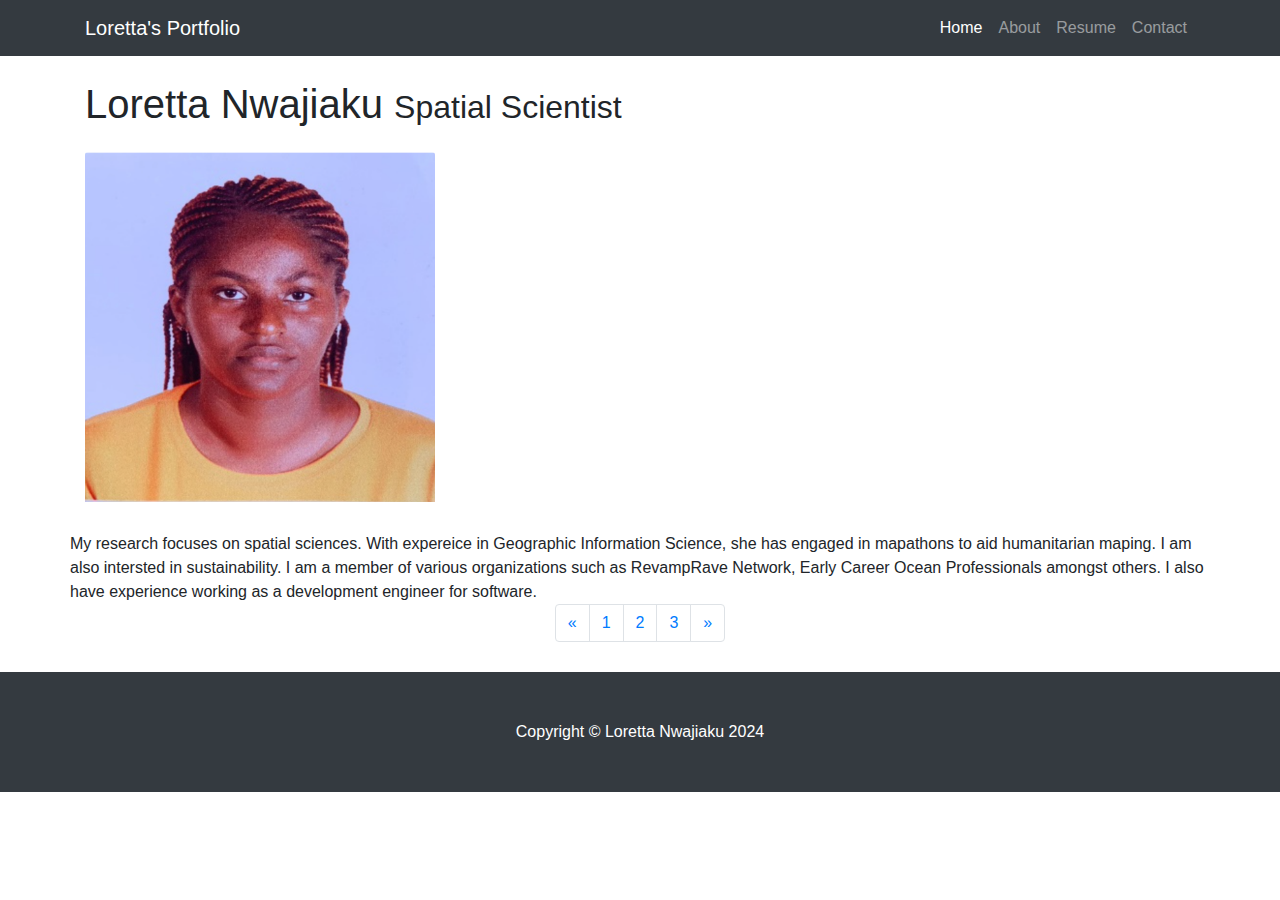
<file: shortbio.html>
<!DOCTYPE html>
<html lang="en">

  <head>

    <meta charset="utf-8">
    <meta name="viewport" content="width=device-width, initial-scale=1, shrink-to-fit=no">
    <meta name="description" content="">
    <meta name="author" content="">

    <title>Loretta Nwajiaku's Geovizualization Portfolio</title>

    <!-- Bootstrap core CSS -->
    <link href="vendor/bootstrap/css/bootstrap.min.css" rel="stylesheet">

    <!-- Custom styles for this template -->
    <link href="css/3-col-portfolio.css" rel="stylesheet">

  </head>

  <body>

    <!-- Navigation -->
    <nav class="navbar navbar-expand-lg navbar-dark bg-dark fixed-top">
      <div class="container">
        <a class="navbar-brand" href="#">Loretta's Portfolio</a>
        <button class="navbar-toggler" type="button" data-toggle="collapse" data-target="#navbarResponsive" aria-controls="navbarResponsive" aria-expanded="false" aria-label="Toggle navigation">
          <span class="navbar-toggler-icon"></span>
        </button>
        <div class="collapse navbar-collapse" id="navbarResponsive">
          <ul class="navbar-nav ml-auto">
            <li class="nav-item active">
              <a class="nav-link" href="index.html">Home
                <span class="sr-only">(current)</span>
              </a>
            </li>
            <li class="nav-item">
              <a class="nav-link" href="shortbio.html">About</a>
            </li>
            <li class="nav-item">
              <a class="nav-link" href="Files/loretta_CV.pdf"#">Resume</a>
            </li>
            <li class="nav-item">
              <a class="nav-link" href="mailto:lorettanwajiaku@gmail.com">Contact</a>
            </li>
          </ul>
        </div>
      </div>
    </nav>

    <!-- Page Content -->
    <div class="container">

      <!-- Page Heading -->
      <h1 class="my-4">Loretta Nwajiaku
        <small>Spatial Scientist</small>
      </h1>

      <div class="row">
         <div class="col-lg-4 col-sm-6 portfolio-item">
         <img class="card-img-top" src="images/Loretta.png" alt="">
         </div>
         <p class="card-text">My research focuses on spatial sciences. With expereice in Geographic Information Science, she has engaged in mapathons
            to aid humanitarian maping. I am also intersted in sustainability. I am a member of various organizations such as RevampRave Network, Early Career Ocean Professionals amongst others. 
            I also have experience working as a development engineer for software.
         </p>
      </div>
        

      <!-- Pagination -->
      <ul class="pagination justify-content-center">
        <li class="page-item">
          <a class="page-link" href="#" aria-label="Previous">
            <span aria-hidden="true">&laquo;</span>
            <span class="sr-only">Previous</span>
          </a>
        </li>
        <li class="page-item">
          <a class="page-link" href="#">1</a>
        </li>
        <li class="page-item">
          <a class="page-link" href="#">2</a>
        </li>
        <li class="page-item">
          <a class="page-link" href="#">3</a>
        </li>
        <li class="page-item">
          <a class="page-link" href="#" aria-label="Next">
            <span aria-hidden="true">&raquo;</span>
            <span class="sr-only">Next</span>
          </a>
        </li>
      </ul>

    </div>
    <!-- /.container -->

    <!-- Footer -->
    <footer class="py-5 bg-dark">
      <div class="container">
        <p class="m-0 text-center text-white">Copyright &copy; Loretta Nwajiaku 2024</p>
      </div>
      <!-- /.container -->
    </footer>

    <!-- Bootstrap core JavaScript -->
    <script src="vendor/jquery/jquery.min.js"></script>
    <script src="vendor/bootstrap/js/bootstrap.bundle.min.js"></script>

  </body>

</html>
</file>
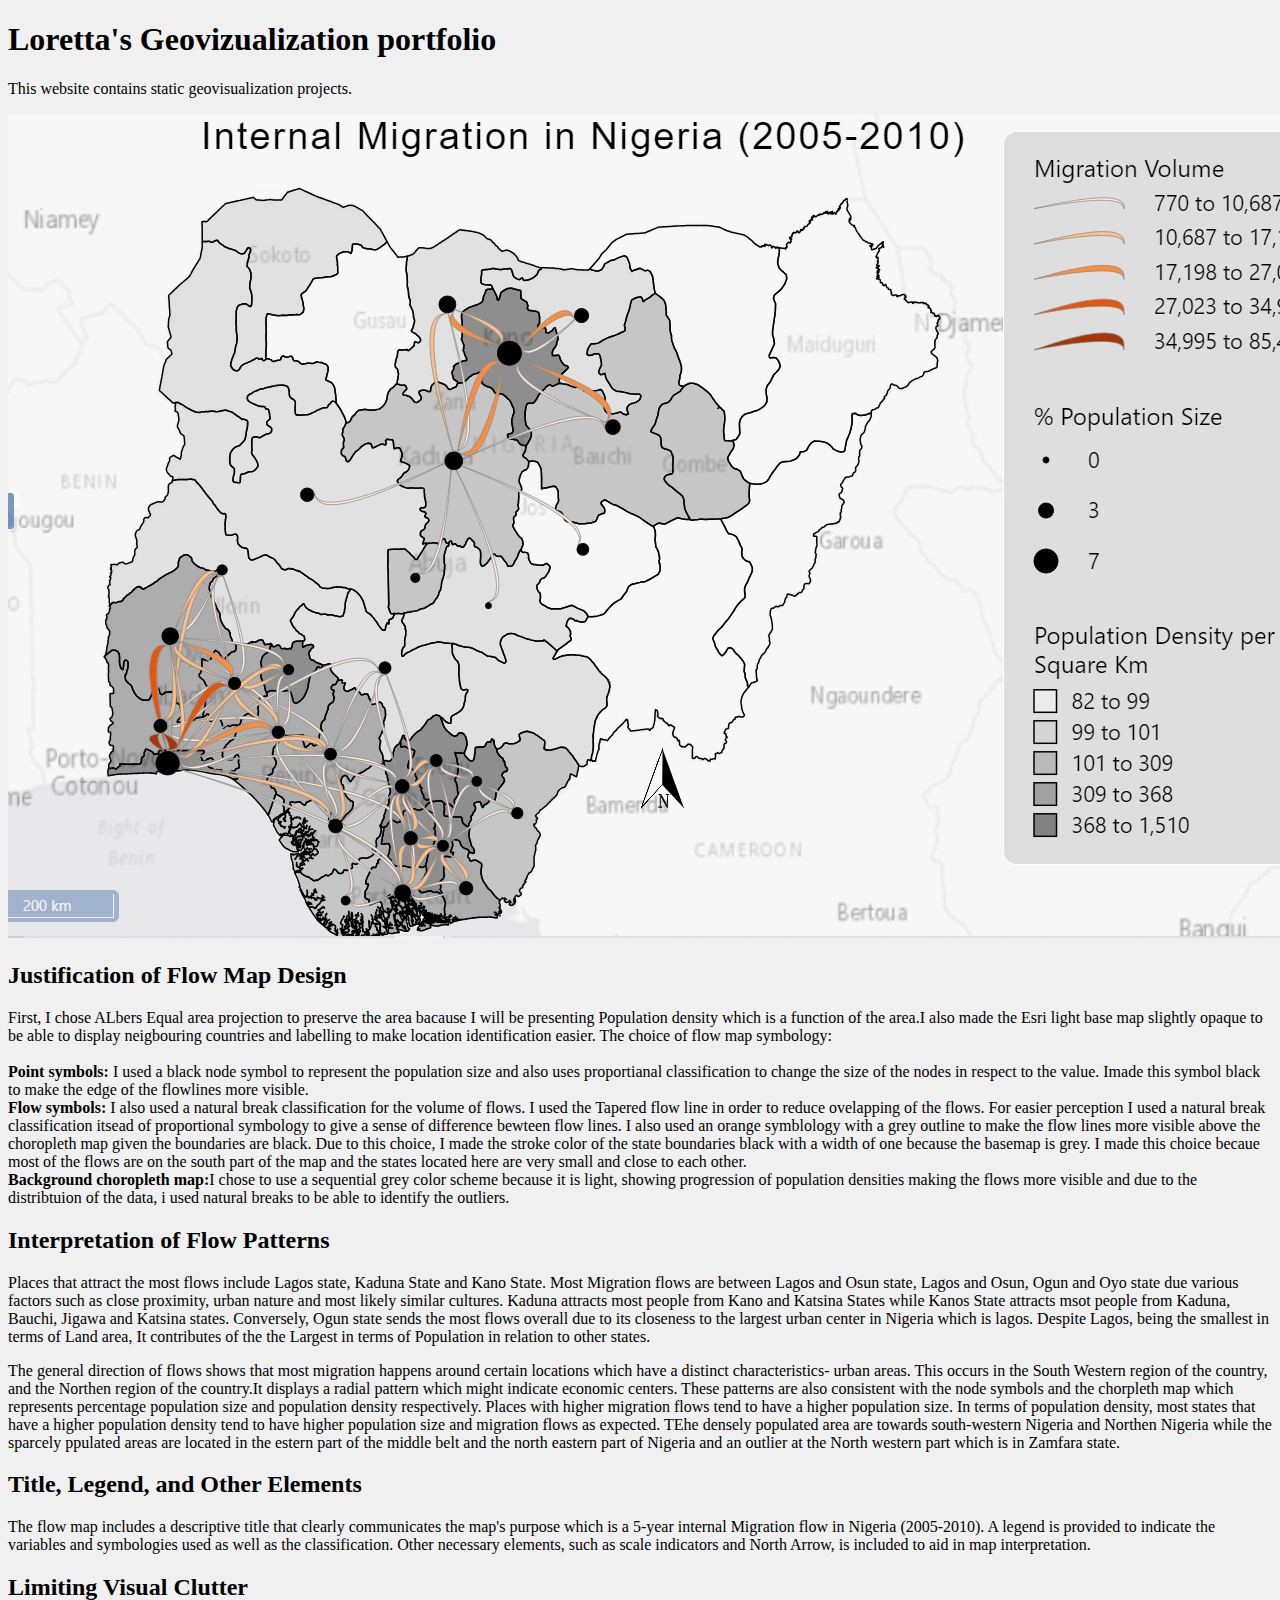
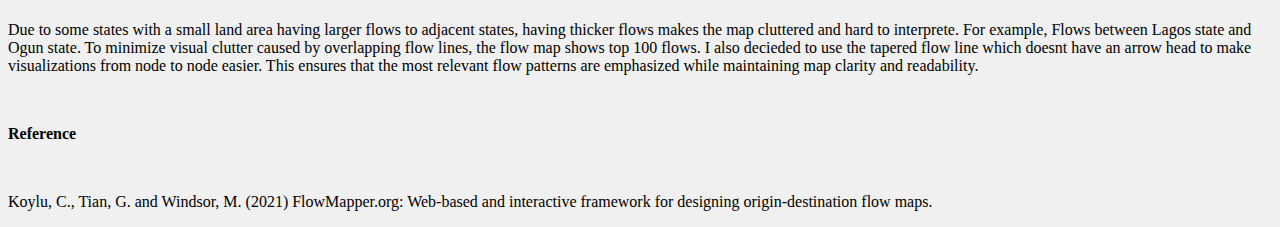
<file: first_excercise/FlowMap.html>
<!DOCTYPE html>
<html>
<head>
    <title>Geovisualization portfolio</title>
    <link rel="stylesheet" href="stylesheet.css">
</head>
<body>
    <h1>Loretta's Geovizualization portfolio</h1>
    <p>This website contains static geovisualization projects.</p>
    <img src="assets/Nigeria.png" alt="Internal Migration flows in Nigeria">
     <h2>Justification of Flow Map Design</h2>
     <p>First, I chose  ALbers Equal area projection to preserve the area bacause I will be presenting Population density which is a function of the area.I also made the Esri light base map slightly opaque to be able to display neigbouring countries and labelling to make location identification easier. 
      The choice of flow map symbology:<br>
      <br><b>Point symbols: </b>I used a black node symbol to represent the population size and also uses proportianal classification to change the size of the nodes in respect to the value. Imade this symbol black to make the edge of the flowlines more visible.
      <br><b>Flow symbols:</b> I also used a natural break classification for the volume of flows. I used the Tapered flow line in order to reduce ovelapping of the flows. For easier perception I used a natural break classification itsead of proportional symbology to give a sense of difference bewteen 
      flow lines. I also used an orange symblology with a grey outline to make the flow lines more visible above the choropleth map given the boundaries are black. Due to this choice, I made the stroke color of the state boundaries black with a width of one because the basemap is grey. I made this choice becaue most of the flows are on the south part of the map and the states located here are very small and close to each other.
      <br><b>Background choropleth map:</b>I chose to use a sequential grey color scheme because it is light, showing progression of population densities making the flows more visible and due to the distribtuion of the data, i used natural breaks to be able to identify the outliers.</p>

     <h2>Interpretation of Flow Patterns</h2>
     <p>Places that attract the most flows include Lagos state, Kaduna State and Kano State. Most Migration flows are between Lagos and Osun state, Lagos and Osun, Ogun and Oyo state due various factors such as close proximity, urban nature and most likely similar cultures. Kaduna attracts most people from Kano and Katsina States while Kanos State
        attracts msot people from Kaduna, Bauchi, Jigawa and Katsina states. Conversely, Ogun state sends the most flows overall due to its closeness to the largest urban center in Nigeria which is lagos. Despite Lagos, being the smallest in terms of Land area, It contributes of the the Largest in terms of Population in relation to other states.
         </p>
     <p>The general direction of flows shows that most migration happens around certain locations which have a distinct characteristics- urban areas. This occurs in the South Western 
        region of the country, and the Northen region of the country.It displays a radial pattern which might indicate economic centers. These patterns are also
      consistent with the node symbols and the chorpleth map which represents percentage population size and population density respectively. Places with higher migration flows tend to have a higher population size. In terms of population density,
    most states that have a higher population density tend to have higher population size and migration flows as expected. TEhe densely populated area are towards south-western Nigeria and Northen Nigeria while the sparcely ppulated areas are located in the estern part of the middle belt and the north eastern part of Nigeria and an outlier at the North western part which is in Zamfara state. </p>
     <h2>Title, Legend, and Other Elements</h2>
     <p>The flow map includes a descriptive title that clearly communicates the map's purpose which is a 5-year internal Migration flow in Nigeria (2005-2010). A legend is provided to indicate the variables and symbologies used as well as the classification. Other necessary elements, such as scale indicators and North Arrow, is included to aid in map interpretation.</p>
 
     <h2>Limiting Visual Clutter</h2>
     <p>Due to some states with a small land area having larger flows to adjacent states, having thicker flows makes the map cluttered and hard to interprete. 
        For example, Flows between Lagos state and Ogun state. To minimize visual clutter caused by overlapping flow lines, the flow map shows top 100 flows. I also decieded to use the tapered flow line which doesnt have an arrow head to make visualizations from node to node easier. This ensures that the most relevant flow patterns are emphasized while maintaining map clarity and readability.</p>
      <br><p><b>Reference</b></p></br>
      <p> Koylu, C., Tian, G. and Windsor, M. (2021) FlowMapper.org: Web-based and interactive framework for designing origin-destination flow maps.</p>
 
</body>
</html>
</file>
<file: first_excercise/stylesheet.css>
body {
    background-color: #f0f0f0; /* Light grey color */
}
</file>
<file: css/3-col-portfolio.css>
/*!
 * Start Bootstrap - 3 Col Portfolio (https://startbootstrap.com/template-overviews/3-col-portfolio)
 * Copyright 2013-2018 Start Bootstrap
 * Licensed under MIT (https://github.com/BlackrockDigital/startbootstrap-3-col-portfolio/blob/master/LICENSE)
 */

body {
  padding-top: 54px;
}

@media (min-width: 992px) {
  body {
    padding-top: 56px;
  }
}

.portfolio-item {
  margin-bottom: 30px;
}

.pagination {
  margin-bottom: 30px;
}
</file>
